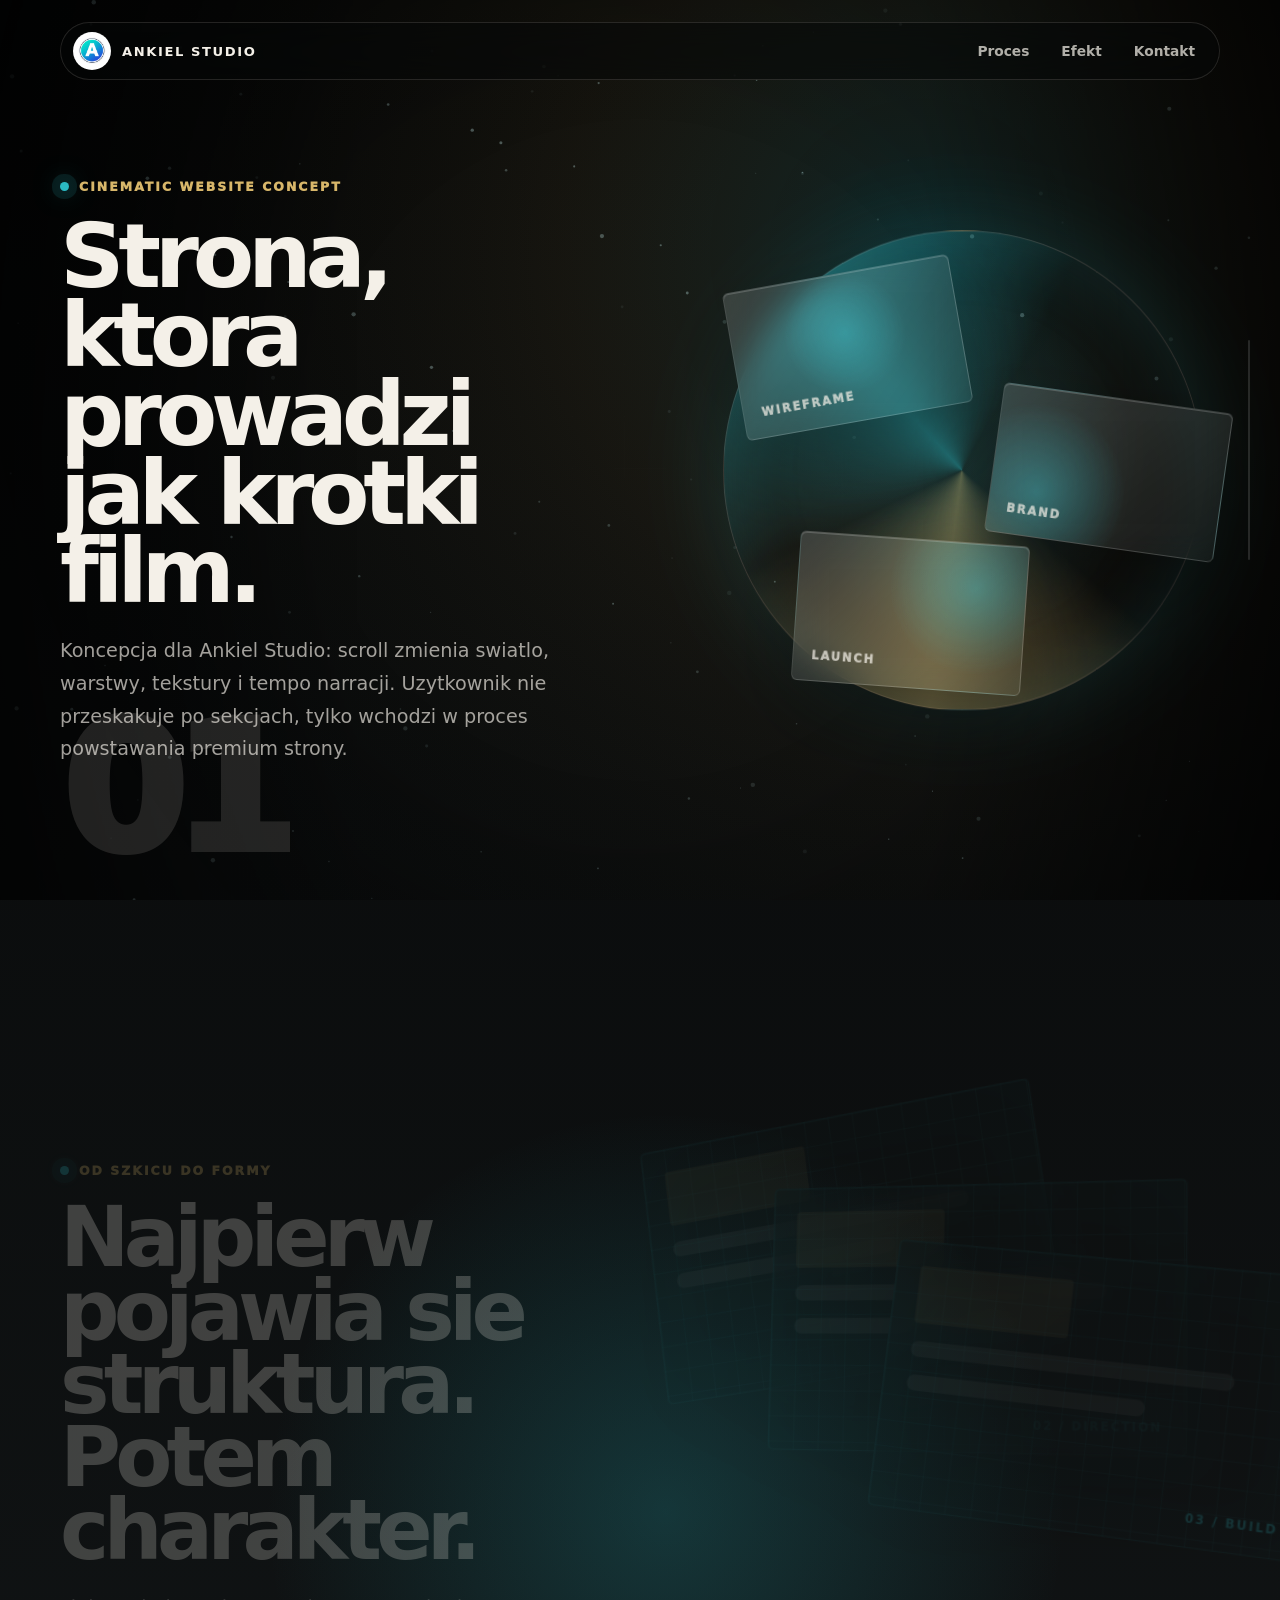
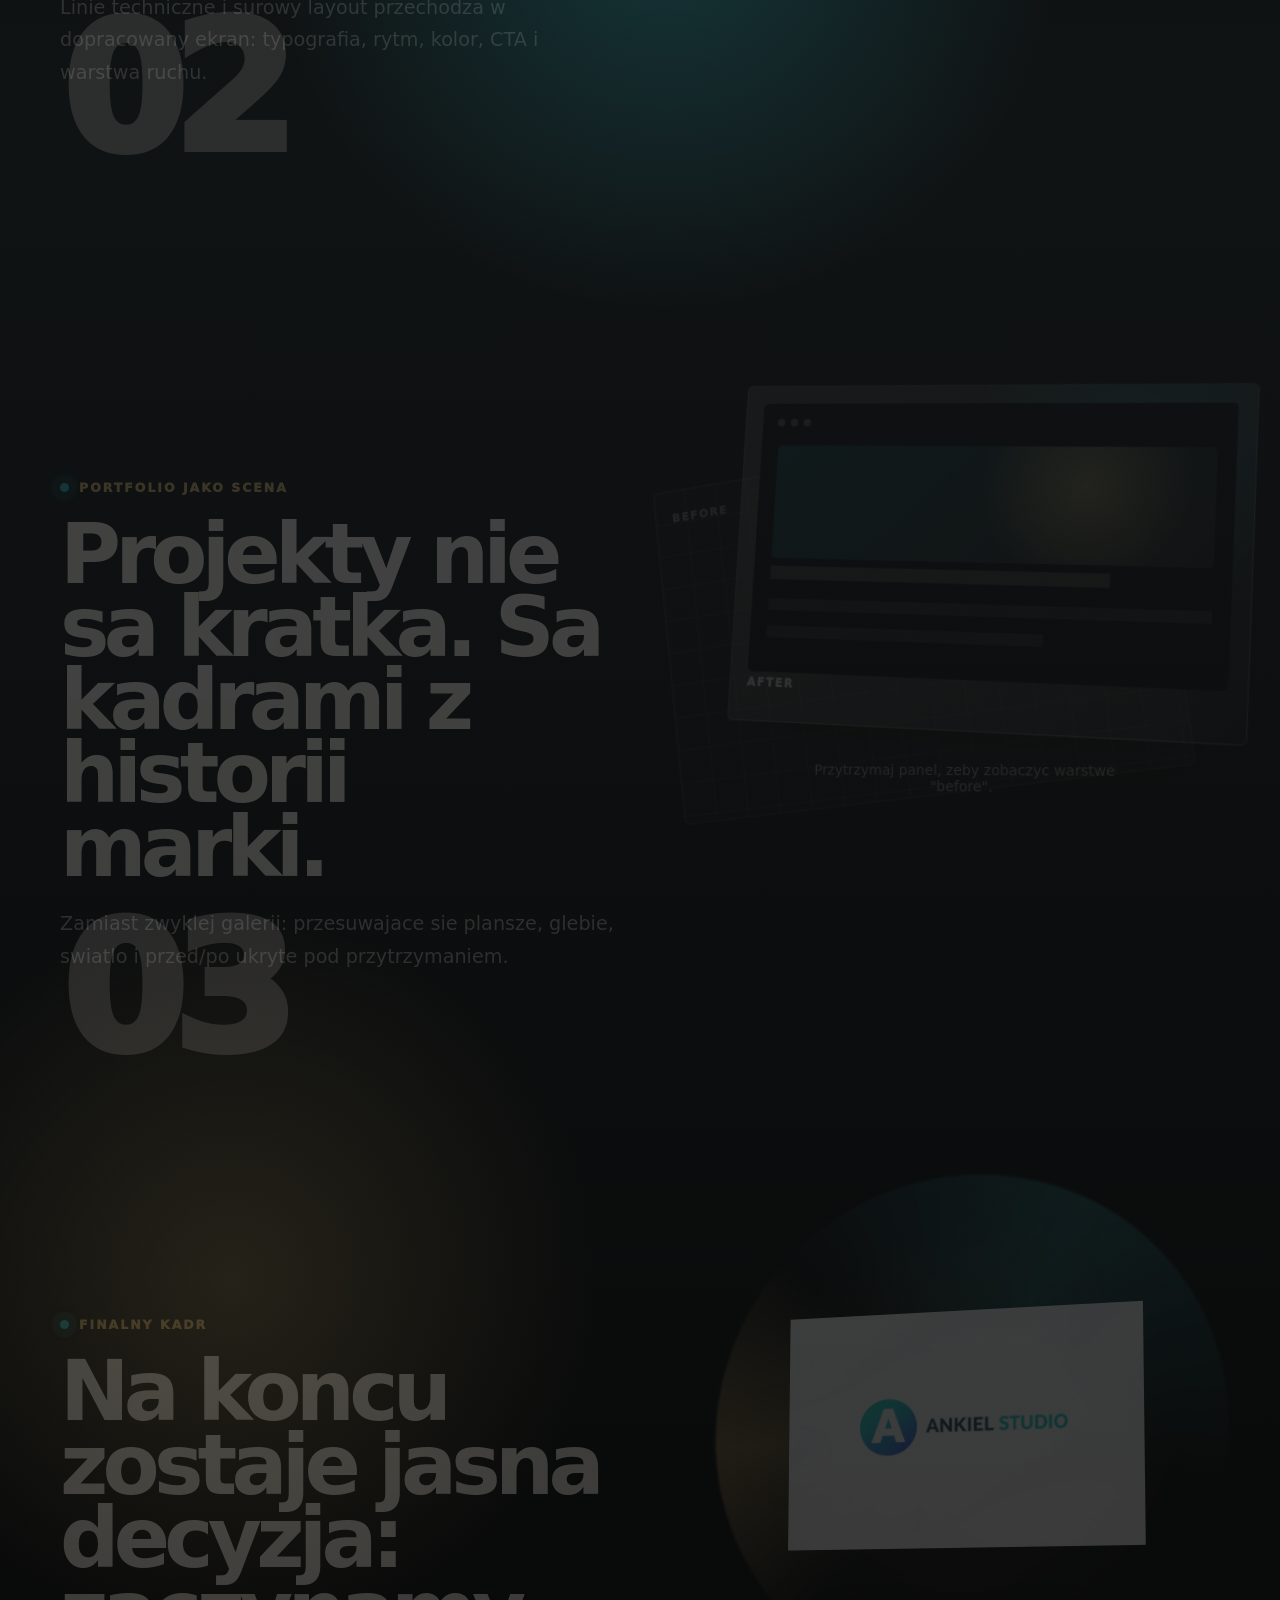
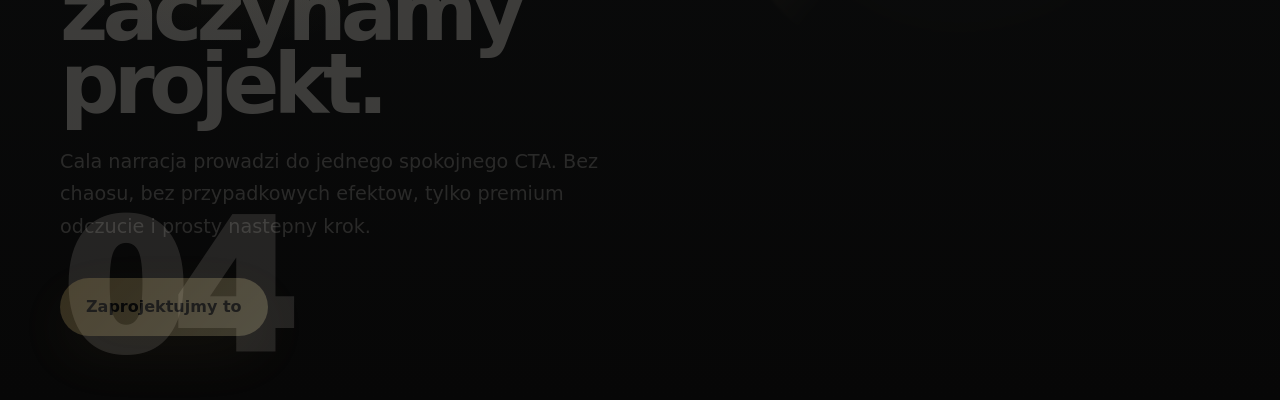
<file: static/cinematic-demo.html>
<!DOCTYPE html>
<html lang="pl">
<head>
  <meta charset="UTF-8">
  <meta name="viewport" content="width=device-width, initial-scale=1.0">
  <title>Ankiel Studio | Cinematic Scroll Demo</title>
  <meta name="description" content="A cinematic scroll concept for Ankiel Studio.">
  <link rel="icon" type="image/svg+xml" href="img/favicon.svg">
  <link rel="stylesheet" href="css/cinematic-demo.css">
</head>
<body>
  <canvas id="film-canvas" aria-hidden="true"></canvas>

  <header class="demo-header">
    <a class="demo-brand" href="#scene-hero" aria-label="Ankiel Studio cinematic demo">
      <img src="img/logo-badge.png" alt="">
      <span>Ankiel Studio</span>
    </a>
    <nav aria-label="Demo navigation">
      <a href="#scene-process">Proces</a>
      <a href="#scene-work">Efekt</a>
      <a href="#scene-contact">Kontakt</a>
    </nav>
  </header>

  <div class="chapter-rail" aria-hidden="true">
    <span class="chapter-progress"></span>
  </div>

  <main class="film-story">
    <section class="film-scene scene-hero" id="scene-hero" data-scene="01">
      <div class="scene-copy">
        <p class="scene-kicker">Cinematic website concept</p>
        <h1>Strona, ktora prowadzi jak krotki film.</h1>
        <p>
          Koncepcja dla Ankiel Studio: scroll zmienia swiatlo, warstwy, tekstury
          i tempo narracji. Uzytkownik nie przeskakuje po sekcjach, tylko wchodzi
          w proces powstawania premium strony.
        </p>
      </div>

      <div class="hero-object" data-depth="0.18">
        <div class="object-ring"></div>
        <div class="object-card object-card-one">
          <span>wireframe</span>
        </div>
        <div class="object-card object-card-two">
          <span>brand</span>
        </div>
        <div class="object-card object-card-three">
          <span>launch</span>
        </div>
      </div>
    </section>

    <section class="film-scene scene-process" id="scene-process" data-scene="02">
      <div class="scene-copy">
        <p class="scene-kicker">Od szkicu do formy</p>
        <h2>Najpierw pojawia sie struktura. Potem charakter.</h2>
        <p>
          Linie techniczne i surowy layout przechodza w dopracowany ekran:
          typografia, rytm, kolor, CTA i warstwa ruchu.
        </p>
      </div>

      <div class="blueprint-stage" data-depth="0.08">
        <div class="blueprint blueprint-left">
          <span></span>
          <span></span>
          <span></span>
          <strong>01 / Signal</strong>
        </div>
        <div class="blueprint blueprint-center">
          <span></span>
          <span></span>
          <span></span>
          <strong>02 / Direction</strong>
        </div>
        <div class="blueprint blueprint-right">
          <span></span>
          <span></span>
          <span></span>
          <strong>03 / Build</strong>
        </div>
      </div>
    </section>

    <section class="film-scene scene-work" id="scene-work" data-scene="03">
      <div class="scene-copy">
        <p class="scene-kicker">Portfolio jako scena</p>
        <h2>Projekty nie sa kratka. Sa kadrami z historii marki.</h2>
        <p>
          Zamiast zwyklej galerii: przesuwajace sie plansze, glebie, swiatlo
          i przed/po ukryte pod przytrzymaniem.
        </p>
      </div>

      <div class="showcase-stack" data-hold-reveal data-depth="0.12">
        <article class="showcase-panel panel-back">
          <span>before</span>
        </article>
        <article class="showcase-panel panel-front">
          <div class="panel-browser">
            <i></i>
            <i></i>
            <i></i>
            <div class="panel-hero"></div>
            <div class="panel-lines"></div>
          </div>
          <span>after</span>
        </article>
        <p class="hold-note">Przytrzymaj panel, zeby zobaczyc warstwe "before".</p>
      </div>
    </section>

    <section class="film-scene scene-contact" id="scene-contact" data-scene="04">
      <div class="scene-copy">
        <p class="scene-kicker">Finalny kadr</p>
        <h2>Na koncu zostaje jasna decyzja: zaczynamy projekt.</h2>
        <p>
          Cala narracja prowadzi do jednego spokojnego CTA. Bez chaosu, bez
          przypadkowych efektow, tylko premium odczucie i prosty nastepny krok.
        </p>
        <a class="demo-cta" href="mailto:hello@ankiel-studio.com">Zaprojektujmy to</a>
      </div>

      <div class="closing-mark" data-depth="0.16">
        <img src="img/logo-main.png" alt="Ankiel Studio">
      </div>
    </section>
  </main>

  <script src="js/cinematic-demo.js"></script>
</body>
</html>
</file>
<file: static/css/cinematic-demo.css>
:root {
  --bg: #060707;
  --ink: #f4f0e8;
  --muted: rgba(244, 240, 232, 0.66);
  --line: rgba(244, 240, 232, 0.13);
  --accent: #2bb9c3;
  --accent-warm: #d8b76a;
  --panel: rgba(255, 255, 255, 0.075);
  --ease: cubic-bezier(0.22, 1, 0.36, 1);
}

* {
  box-sizing: border-box;
  margin: 0;
  padding: 0;
}

html {
  scroll-behavior: smooth;
  background: var(--bg);
}

body {
  min-width: 320px;
  min-height: 100vh;
  color: var(--ink);
  background:
    radial-gradient(circle at var(--spot-x, 72%) var(--spot-y, 28%), rgba(43, 185, 195, 0.22), transparent 25rem),
    radial-gradient(circle at 18% 80%, rgba(216, 183, 106, 0.13), transparent 23rem),
    linear-gradient(180deg, #060707 0%, #101314 48%, #070707 100%);
  font-family: Inter, ui-sans-serif, system-ui, -apple-system, BlinkMacSystemFont, "Segoe UI", Arial, sans-serif;
  overflow-x: hidden;
}

body::before {
  content: "";
  position: fixed;
  inset: 0;
  z-index: 1;
  pointer-events: none;
  opacity: 0.23;
  background-image:
    linear-gradient(rgba(255, 255, 255, 0.035) 1px, transparent 1px),
    linear-gradient(90deg, rgba(255, 255, 255, 0.035) 1px, transparent 1px);
  background-size: 52px 52px;
  mask-image: radial-gradient(circle at center, black, transparent 72%);
}

body::after {
  content: "";
  position: fixed;
  inset: 0;
  z-index: 2;
  pointer-events: none;
  background:
    linear-gradient(90deg, rgba(0, 0, 0, 0.46), transparent 28%, transparent 72%, rgba(0, 0, 0, 0.5)),
    radial-gradient(circle at center, transparent 42%, rgba(0, 0, 0, 0.44));
}

a {
  color: inherit;
  text-decoration: none;
}

img {
  display: block;
  max-width: 100%;
}

#film-canvas {
  position: fixed;
  inset: 0;
  z-index: 0;
  width: 100vw;
  height: 100vh;
}

.demo-header {
  position: fixed;
  top: 22px;
  left: 50%;
  z-index: 20;
  width: min(calc(100% - 32px), 1160px);
  min-height: 58px;
  display: flex;
  align-items: center;
  justify-content: space-between;
  gap: 20px;
  padding: 8px 10px 8px 12px;
  border: 1px solid var(--line);
  border-radius: 999px;
  background: rgba(7, 8, 8, 0.54);
  backdrop-filter: blur(22px);
  transform: translateX(-50%);
}

.demo-brand,
.demo-header nav {
  display: flex;
  align-items: center;
}

.demo-brand {
  gap: 11px;
  font-size: 0.82rem;
  font-weight: 900;
  letter-spacing: 0.12em;
  text-transform: uppercase;
}

.demo-brand img {
  width: 38px;
  height: 38px;
  border-radius: 50%;
}

.demo-header nav {
  gap: 4px;
}

.demo-header nav a {
  padding: 11px 14px;
  border-radius: 999px;
  color: rgba(244, 240, 232, 0.72);
  font-size: 0.86rem;
  font-weight: 750;
  transition: background 0.25s var(--ease), color 0.25s var(--ease);
}

.demo-header nav a:hover {
  color: var(--ink);
  background: var(--accent-warm);
}

.chapter-rail {
  position: fixed;
  top: 50%;
  right: 30px;
  z-index: 18;
  width: 2px;
  height: 220px;
  border-radius: 999px;
  background: rgba(255, 255, 255, 0.13);
  transform: translateY(-50%);
}

.chapter-progress {
  display: block;
  width: 100%;
  height: calc(var(--progress, 0) * 100%);
  border-radius: inherit;
  background: linear-gradient(180deg, var(--accent), var(--accent-warm));
  box-shadow: 0 0 22px rgba(43, 185, 195, 0.52);
}

.film-story {
  position: relative;
  z-index: 5;
}

.film-scene {
  min-height: 100svh;
  position: relative;
  display: grid;
  grid-template-columns: minmax(0, 0.86fr) minmax(340px, 0.8fr);
  align-items: center;
  gap: 6vw;
  padding: 120px max(22px, calc((100vw - 1160px) / 2)) 78px;
  isolation: isolate;
}

.film-scene::before {
  content: attr(data-scene);
  position: absolute;
  left: max(22px, calc((100vw - 1160px) / 2));
  bottom: 38px;
  color: rgba(244, 240, 232, 0.12);
  font-size: clamp(4rem, 14vw, 13rem);
  line-height: 0.8;
  font-weight: 950;
  letter-spacing: -0.08em;
}

.scene-copy {
  max-width: 680px;
  opacity: var(--copy-opacity, 0.28);
  transform: translate3d(0, var(--copy-y, 46px), 0);
  transition: opacity 0.25s linear, transform 0.25s linear;
}

.scene-kicker {
  display: inline-flex;
  align-items: center;
  gap: 10px;
  color: var(--accent-warm);
  font-size: 0.78rem;
  font-weight: 950;
  letter-spacing: 0.16em;
  text-transform: uppercase;
}

.scene-kicker::before {
  content: "";
  width: 9px;
  height: 9px;
  border-radius: 999px;
  background: var(--accent);
  box-shadow: 0 0 0 8px rgba(43, 185, 195, 0.12), 0 0 26px rgba(43, 185, 195, 0.7);
}

h1,
h2 {
  max-width: 10ch;
  margin-top: 22px;
  font-size: clamp(3.3rem, 7vw, 7.4rem);
  line-height: 0.88;
  letter-spacing: -0.07em;
}

h2 {
  max-width: 11ch;
  font-size: clamp(3rem, 6.5vw, 6.8rem);
}

.scene-copy p:not(.scene-kicker) {
  max-width: 560px;
  margin-top: 24px;
  color: var(--muted);
  font-size: clamp(1rem, 1.5vw, 1.2rem);
  line-height: 1.7;
}

.hero-object,
.blueprint-stage,
.showcase-stack,
.closing-mark {
  position: relative;
  min-height: 520px;
  opacity: var(--object-opacity, 0.35);
  transform:
    perspective(1100px)
    translate3d(var(--object-x, 0), calc(var(--object-y, 36px) + var(--depth-y, 0px)), 0)
    rotateX(var(--object-rx, 0deg))
    rotateY(var(--object-ry, -10deg));
  transition: opacity 0.25s linear, transform 0.25s linear;
}

.hero-object {
  display: grid;
  place-items: center;
}

.object-ring {
  width: min(62vw, 480px);
  aspect-ratio: 1;
  border: 1px solid rgba(244, 240, 232, 0.16);
  border-radius: 50%;
  background:
    radial-gradient(circle, rgba(43, 185, 195, 0.16), transparent 55%),
    conic-gradient(from 130deg, transparent, rgba(216, 183, 106, 0.46), transparent 32%, rgba(43, 185, 195, 0.5), transparent 72%);
  box-shadow: inset 0 0 80px rgba(43, 185, 195, 0.12), 0 0 90px rgba(43, 185, 195, 0.15);
  animation: turn-slow 18s linear infinite;
}

.object-card {
  position: absolute;
  width: 230px;
  height: 150px;
  display: flex;
  align-items: flex-end;
  padding: 18px;
  border: 1px solid rgba(255, 255, 255, 0.14);
  border-radius: 6px;
  background:
    linear-gradient(135deg, rgba(255, 255, 255, 0.15), rgba(255, 255, 255, 0.035)),
    radial-gradient(circle at var(--card-light, 50% 40%), rgba(43, 185, 195, 0.42), transparent 42%);
  box-shadow: 0 34px 90px rgba(0, 0, 0, 0.36), inset 0 1px 0 rgba(255, 255, 255, 0.18);
  backdrop-filter: blur(16px);
}

.object-card span,
.showcase-panel span {
  color: rgba(244, 240, 232, 0.72);
  font-size: 0.72rem;
  font-weight: 950;
  letter-spacing: 0.16em;
  text-transform: uppercase;
}

.object-card-one {
  top: 12%;
  left: 6%;
  transform: rotate(-10deg);
}

.object-card-two {
  right: 0;
  top: 36%;
  transform: rotate(8deg);
  --card-light: 20% 70%;
}

.object-card-three {
  left: 18%;
  bottom: 8%;
  transform: rotate(4deg);
  --card-light: 78% 30%;
}

.blueprint-stage {
  display: grid;
  place-items: center;
}

.blueprint {
  position: absolute;
  width: min(74vw, 420px);
  height: 270px;
  padding: 24px;
  border: 1px solid rgba(43, 185, 195, 0.25);
  border-radius: 6px;
  background:
    linear-gradient(90deg, rgba(43, 185, 195, 0.13) 1px, transparent 1px),
    linear-gradient(rgba(43, 185, 195, 0.13) 1px, transparent 1px),
    rgba(8, 18, 19, 0.56);
  background-size: 26px 26px;
  box-shadow: 0 28px 90px rgba(0, 0, 0, 0.32), inset 0 0 80px rgba(43, 185, 195, 0.07);
  backdrop-filter: blur(16px);
}

.blueprint-left {
  transform: translate(-120px, -74px) rotate(-8deg);
}

.blueprint-center {
  transform: translate(12px, 4px) rotate(1deg);
}

.blueprint-right {
  transform: translate(130px, 82px) rotate(7deg);
}

.blueprint span {
  display: block;
  height: 16px;
  margin-bottom: 18px;
  border-radius: 999px;
  background: rgba(244, 240, 232, 0.17);
}

.blueprint span:nth-child(1) {
  width: 42%;
  height: 58px;
  border-radius: 4px;
  background: rgba(216, 183, 106, 0.2);
}

.blueprint span:nth-child(2) {
  width: 86%;
}

.blueprint span:nth-child(3) {
  width: 64%;
}

.blueprint strong {
  position: absolute;
  right: 22px;
  bottom: 20px;
  color: var(--accent);
  font-size: 0.72rem;
  letter-spacing: 0.16em;
  text-transform: uppercase;
}

.showcase-stack {
  display: grid;
  place-items: center;
}

.showcase-panel {
  position: absolute;
  width: min(80vw, 520px);
  height: 350px;
  padding: 18px;
  border-radius: 6px;
  border: 1px solid rgba(255, 255, 255, 0.14);
  background: rgba(255, 255, 255, 0.07);
  box-shadow: 0 36px 100px rgba(0, 0, 0, 0.38);
  transition: transform 0.45s var(--ease), opacity 0.45s var(--ease);
}

.panel-back {
  opacity: 0.58;
  transform: translate(-52px, 42px) rotate(-7deg);
  background:
    linear-gradient(90deg, rgba(244, 240, 232, 0.1) 1px, transparent 1px),
    linear-gradient(rgba(244, 240, 232, 0.1) 1px, transparent 1px),
    rgba(255, 255, 255, 0.035);
  background-size: 34px 34px;
}

.panel-front {
  transform: translate(24px, -22px) rotate(3deg);
  background:
    radial-gradient(circle at 78% 20%, rgba(43, 185, 195, 0.32), transparent 34%),
    linear-gradient(145deg, rgba(244, 240, 232, 0.18), rgba(244, 240, 232, 0.04));
  backdrop-filter: blur(16px);
}

.showcase-stack.is-holding .panel-front {
  opacity: 0.22;
  transform: translate(90px, -44px) rotate(12deg);
}

.showcase-stack.is-holding .panel-back {
  opacity: 1;
  transform: translate(-16px, 8px) rotate(-2deg);
}

.panel-browser {
  height: 280px;
  position: relative;
  overflow: hidden;
  border-radius: 5px;
  background: #080a0a;
}

.panel-browser i {
  position: absolute;
  top: 16px;
  width: 8px;
  height: 8px;
  border-radius: 50%;
  background: rgba(244, 240, 232, 0.28);
}

.panel-browser i:nth-child(1) {
  left: 16px;
}

.panel-browser i:nth-child(2) {
  left: 30px;
}

.panel-browser i:nth-child(3) {
  left: 44px;
}

.panel-hero {
  position: absolute;
  inset: 44px 18px auto;
  height: 118px;
  border-radius: 5px;
  background:
    radial-gradient(circle at 72% 34%, rgba(216, 183, 106, 0.46), transparent 32%),
    linear-gradient(135deg, rgba(43, 185, 195, 0.26), rgba(255, 255, 255, 0.08));
}

.panel-lines {
  position: absolute;
  left: 18px;
  right: 18px;
  bottom: 24px;
  height: 86px;
  background:
    linear-gradient(rgba(244, 240, 232, 0.18), rgba(244, 240, 232, 0.18)) 0 0 / 78% 14px no-repeat,
    linear-gradient(rgba(244, 240, 232, 0.11), rgba(244, 240, 232, 0.11)) 0 34px / 100% 12px no-repeat,
    linear-gradient(rgba(244, 240, 232, 0.11), rgba(244, 240, 232, 0.11)) 0 62px / 64% 12px no-repeat;
}

.hold-note {
  position: absolute;
  bottom: 46px;
  max-width: 340px;
  color: rgba(244, 240, 232, 0.5);
  font-size: 0.88rem;
  text-align: center;
}

.closing-mark {
  display: grid;
  place-items: center;
}

.closing-mark::before {
  content: "";
  position: absolute;
  width: min(64vw, 520px);
  aspect-ratio: 1;
  border-radius: 50%;
  background:
    radial-gradient(circle, rgba(216, 183, 106, 0.18), transparent 58%),
    conic-gradient(from 220deg, transparent, rgba(216, 183, 106, 0.56), transparent 26%, rgba(43, 185, 195, 0.42), transparent 68%);
  filter: blur(1px);
  animation: turn-slow 20s linear infinite reverse;
}

.closing-mark img {
  position: relative;
  width: min(70vw, 360px);
  filter: drop-shadow(0 32px 70px rgba(0, 0, 0, 0.5));
}

.demo-cta {
  display: inline-flex;
  align-items: center;
  justify-content: center;
  min-height: 58px;
  margin-top: 34px;
  padding: 0 26px;
  border-radius: 999px;
  color: #0b0b0b;
  background: linear-gradient(135deg, var(--accent-warm), #fff1b8);
  font-weight: 900;
  box-shadow: 0 20px 60px rgba(216, 183, 106, 0.25);
}

@keyframes turn-slow {
  to {
    transform: rotate(360deg);
  }
}

@media (max-width: 900px) {
  .demo-header nav {
    display: none;
  }

  .film-scene {
    grid-template-columns: 1fr;
    gap: 32px;
    padding-top: 108px;
  }

  .hero-object,
  .blueprint-stage,
  .showcase-stack,
  .closing-mark {
    min-height: 420px;
  }

  .chapter-rail {
    right: 15px;
    height: 150px;
  }
}

@media (max-width: 560px) {
  .demo-header {
    top: 14px;
  }

  .demo-brand span {
    font-size: 0.72rem;
  }

  h1,
  h2 {
    font-size: clamp(3rem, 16vw, 4.6rem);
  }

  .film-scene {
    padding-inline: 18px;
  }

  .object-card {
    width: 176px;
    height: 118px;
  }

  .blueprint {
    width: min(86vw, 360px);
    height: 230px;
  }

  .blueprint-left {
    transform: translate(-30px, -72px) rotate(-8deg);
  }

  .blueprint-center {
    transform: translate(4px, 0) rotate(1deg);
  }

  .blueprint-right {
    transform: translate(34px, 76px) rotate(7deg);
  }

  .showcase-panel {
    width: min(86vw, 420px);
    height: 300px;
  }

  .panel-browser {
    height: 230px;
  }
}

@media (prefers-reduced-motion: reduce) {
  *,
  *::before,
  *::after {
    animation-duration: 0.001ms !important;
    animation-iteration-count: 1 !important;
    scroll-behavior: auto !important;
    transition-duration: 0.001ms !important;
  }
}
</file>
